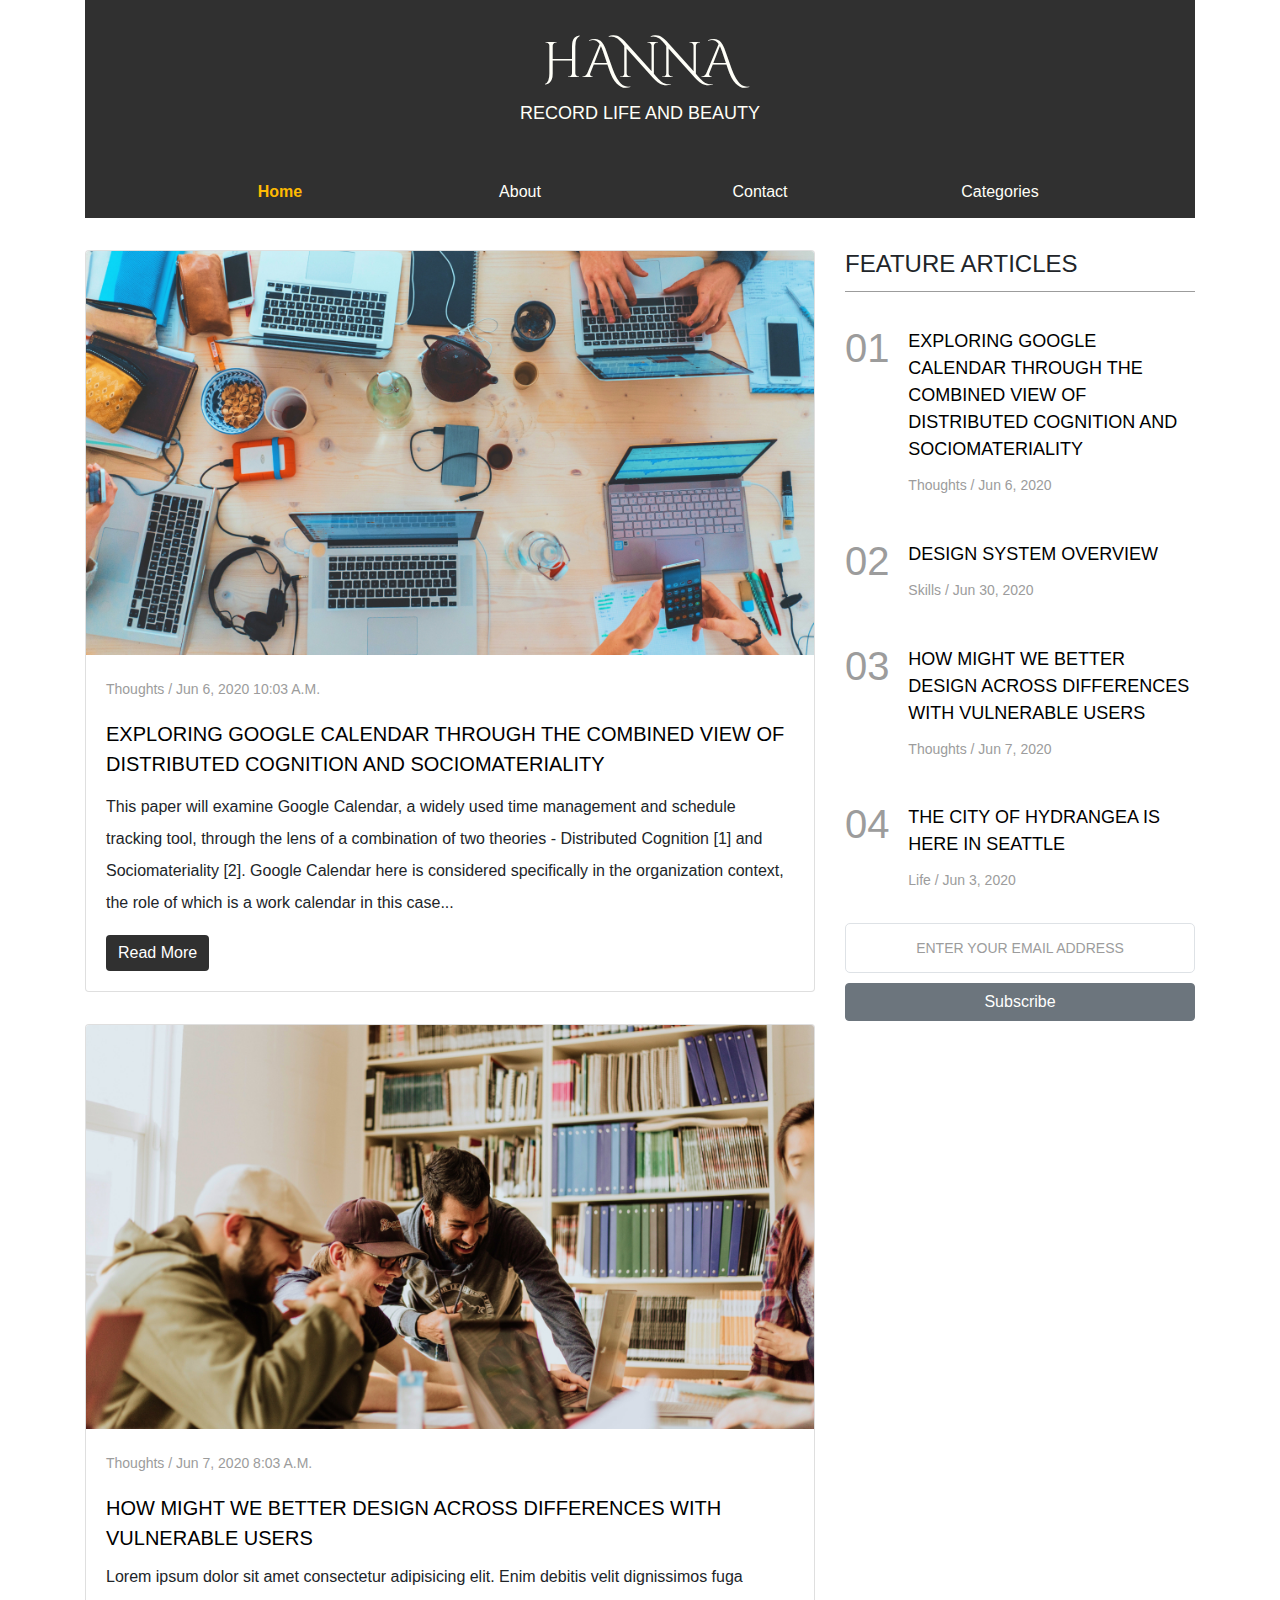
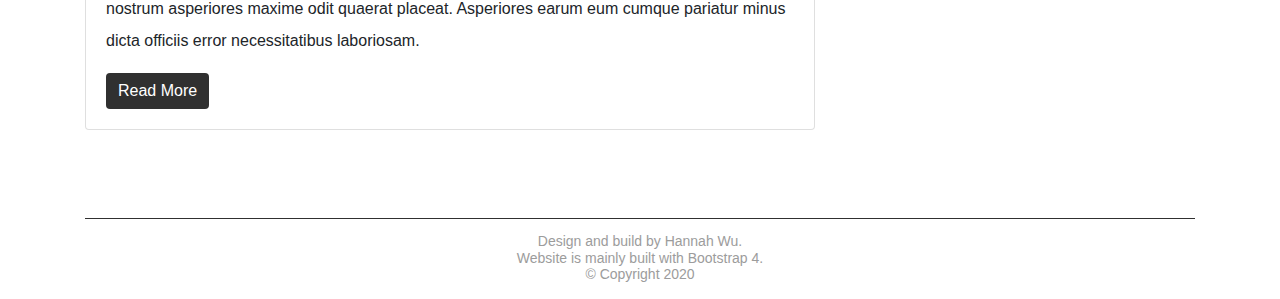
<file: index.html>
<!DOCTYPE html>
<html lang="en">


<head>
    <meta charSet="utf-8" />
    <meta name="viewport" content="width=device-width, initial-scale=1, shrink-to-fit=no" />
    <title>Home</title>
    <!-- Bootstrap CSS -->
    <link rel="stylesheet" href="https://maxcdn.bootstrapcdn.com/bootstrap/4.0.0/css/bootstrap.min.css"
        integrity="sha384-Gn5384xqQ1aoWXA+058RXPxPg6fy4IWvTNh0E263XmFcJlSAwiGgFAW/dAiS6JXm" crossorigin="anonymous">
    <!-- <Link rel="stylesheet" href="./css/style.css"> -->
    <Link rel="stylesheet" href="./styles/main.css">
    <link rel="stylesheet" href="https://use.fontawesome.com/releases/v5.13.1/css/all.css"
        integrity="sha384-xxzQGERXS00kBmZW/6qxqJPyxW3UR0BPsL4c8ILaIWXva5kFi7TxkIIaMiKtqV1Q" crossorigin="anonymous">

</head>

<body>


    <div id="home-container" class="container">

        <!-- header with website name -->
        <header class="header">
            <div>
                <h1 class="col-12">Hanna</h1>
                <h5 class="col-12">Record Life and Beauty</h5>
                <br>
            </div>

            <!-- navigation bar -->
            <nav class="nav-container" id="nav-container">
                <div class="topnav" id="myTopnav">
                    <a href="javascript:void(0);" class="icon" onclick="handleClicked()">&#9776;</a>
                    <a href="./index.html" class="nav-active">Home</a>
                    <a href="./about.html">About</a>
                    <a href="#">Contact</a>
                    <div class="dropdown">
                        <button class="dropbtn">Categories
                            <i class="fas fa-chevron-down"></i>
                        </button>
                        <div class="dropdown-content">
                            <a href="./thoughts.html">Thoughts</a>
                            <a href="#">Life</a>
                            <a href="#">Skills</a>
                        </div>
                    </div>
                </div>

            </nav>
        </header>




        <div class="row" id="main">
            <!-- blog main content -->
            <section class="col-12 col-lg-8">
                <!-- content card one -->
                <div class="card">
                        <img class="card-img-top" src="images/card-work.jpg"
                            alt="Article associated picture. Describes people working together">

                    <div class="card-body">
                        <p class="secondary-text">Thoughts / Jun 6, 2020 10:03 a.m. </p>

                        <a href="./blog-post.html">
                            <h4 class="card-title">Exploring Google Calendar Through The Combined View Of Distributed
                                Cognition And
                                Sociomateriality</h4>
                        </a>
                        <p>This paper will examine Google Calendar, a widely used time management and schedule tracking
                            tool,
                            through the lens of a combination of two theories - Distributed Cognition [1] and
                            Sociomateriality
                            [2]. Google Calendar here is considered specifically in the organization context, the role
                            of which
                            is a work calendar in this case...</p>
                        <a href="./blog-post.html" class="btn btn-primary">Read More</a>
                    </div>
                </div>

                <!-- content card two -->
                <div class="card">
                        <img class="card-img-top" src="images/card-work2.jpg"
                            alt="Article associated picture. Describes three people discussing">

                    <div class="card-body">
                        <p class="secondary-text">Thoughts / Jun 7, 2020 8:03 a.m. </p>
                        <a href="#">
                            <h4>how might we better design across differences with vulnerable users</h4>
                        </a>
                        <p> Lorem ipsum dolor sit amet consectetur adipisicing elit. Enim debitis velit dignissimos fuga
                            nostrum asperiores maxime odit quaerat placeat. Asperiores earum eum cumque pariatur minus
                            dicta officiis error necessitatibus laboriosam. </p>
                        <a href="#" class="btn btn-primary">Read More</a>
                    </div>
                </div>
            </section>

            <!-- feature articles -->
            <section class="col-12 col-lg-4">

                <div>
                    <h3>feature articles</h3>
                </div>

                <!-- feature-article one -->
                <div class="row gutter">
                    <p class="col-2 number">01</p>
                    <div class="col-10">
                        <a href="./blog-post.html">
                            <h5>Exploring Google Calendar Through The Combined View Of Distributed Cognition And
                                Sociomateriality</h5>
                        </a>
                        <p class="secondary-text">Thoughts / Jun 6, 2020</p>
                    </div>
                </div>

                <!-- feature-article two -->
                <div class="row gutter">
                    <p class="col-2 number">02</p>
                    <div class="col-10">
                        <a href="#">
                            <h5>Design System Overview</h5>
                        </a>
                        <p class="secondary-text">Skills / Jun 30, 2020</p>
                    </div>
                </div>

                <!-- feature-article three -->
                <div class="row gutter">
                    <p class="col-2 number">03</p>
                    <div class="col-10">
                        <a href="#">
                            <h5>how might we better design across differences with vulnerable users</h5>
                        </a>
                        <p class="secondary-text">Thoughts / Jun 7, 2020</p>
                    </div>
                </div>

                <!-- feature-article four -->
                <div class="row gutter">
                    <p class="col-2 number">04</p>
                    <div class="col-10">
                        <a href="#">
                            <h5>the city of hydrangea is here in seattle</h5>
                        </a>
                        <p class="secondary-text">Life / Jun 3, 2020</p>
                    </div>
                </div>

                <!-- subscribe form and button -->
                <div>

                    <form method="get" id="subscribe">
                        <input type="text" id="email" name="email" placeholder="Enter your email address"
                            class="border inputbox "><br>
                    </form>
                    <button type="submit" form="subscribe" class="btn btn-secondary"><i class="far fa-bell"></i>
                        Subscribe</button>
                </div>

                <div class="calendar-container">
                    <iframe id="calendar" class="row gutter"
                        src="https://calendar.google.com/calendar/b/2/embed?height=600&amp;wkst=1&amp;bgcolor=%23ffffff&amp;ctz=America%2FLos_Angeles&amp;src=aGFubmFod3UwNzA3QGdtYWlsLmNvbQ&amp;src=YWRkcmVzc2Jvb2sjY29udGFjdHNAZ3JvdXAudi5jYWxlbmRhci5nb29nbGUuY29t&amp;src=ZW4udXNhI2hvbGlkYXlAZ3JvdXAudi5jYWxlbmRhci5nb29nbGUuY29t&amp;color=%23039BE5&amp;color=%2333B679&amp;color=%230B8043&amp;showTitle=0&amp;showPrint=0&amp;mode=AGENDA&amp;showTabs=0"
                        style="border-width:0"></iframe>
                </div>

            </section>

            
        </div>

        <!-- footer -->
        <footer>
            <p class="col-12">Design and build by Hannah Wu. <br>
                Website is mainly built with Bootstrap 4. <br>
                &#169; Copyright 2020</p>
        </footer>

    </div>

    <!-- nav-bar js -->
    <script src="./js/nav-bar.js"></script>


    <!-- bootstrap js -->
    <script src="https://code.jquery.com/jquery-3.2.1.slim.min.js"
        integrity="sha384-KJ3o2DKtIkvYIK3UENzmM7KCkRr/rE9/Qpg6aAZGJwFDMVNA/GpGFF93hXpG5KkN"
        crossorigin="anonymous"></script>
    <script src="https://cdnjs.cloudflare.com/ajax/libs/popper.js/1.12.9/umd/popper.min.js"
        integrity="sha384-ApNbgh9B+Y1QKtv3Rn7W3mgPxhU9K/ScQsAP7hUibX39j7fakFPskvXusvfa0b4Q"
        crossorigin="anonymous"></script>
    <script src="https://maxcdn.bootstrapcdn.com/bootstrap/4.0.0/js/bootstrap.min.js"
        integrity="sha384-JZR6Spejh4U02d8jOt6vLEHfe/JQGiRRSQQxSfFWpi1MquVdAyjUar5+76PVCmYl"
        crossorigin="anonymous"></script>

</body>



</html>
</file>
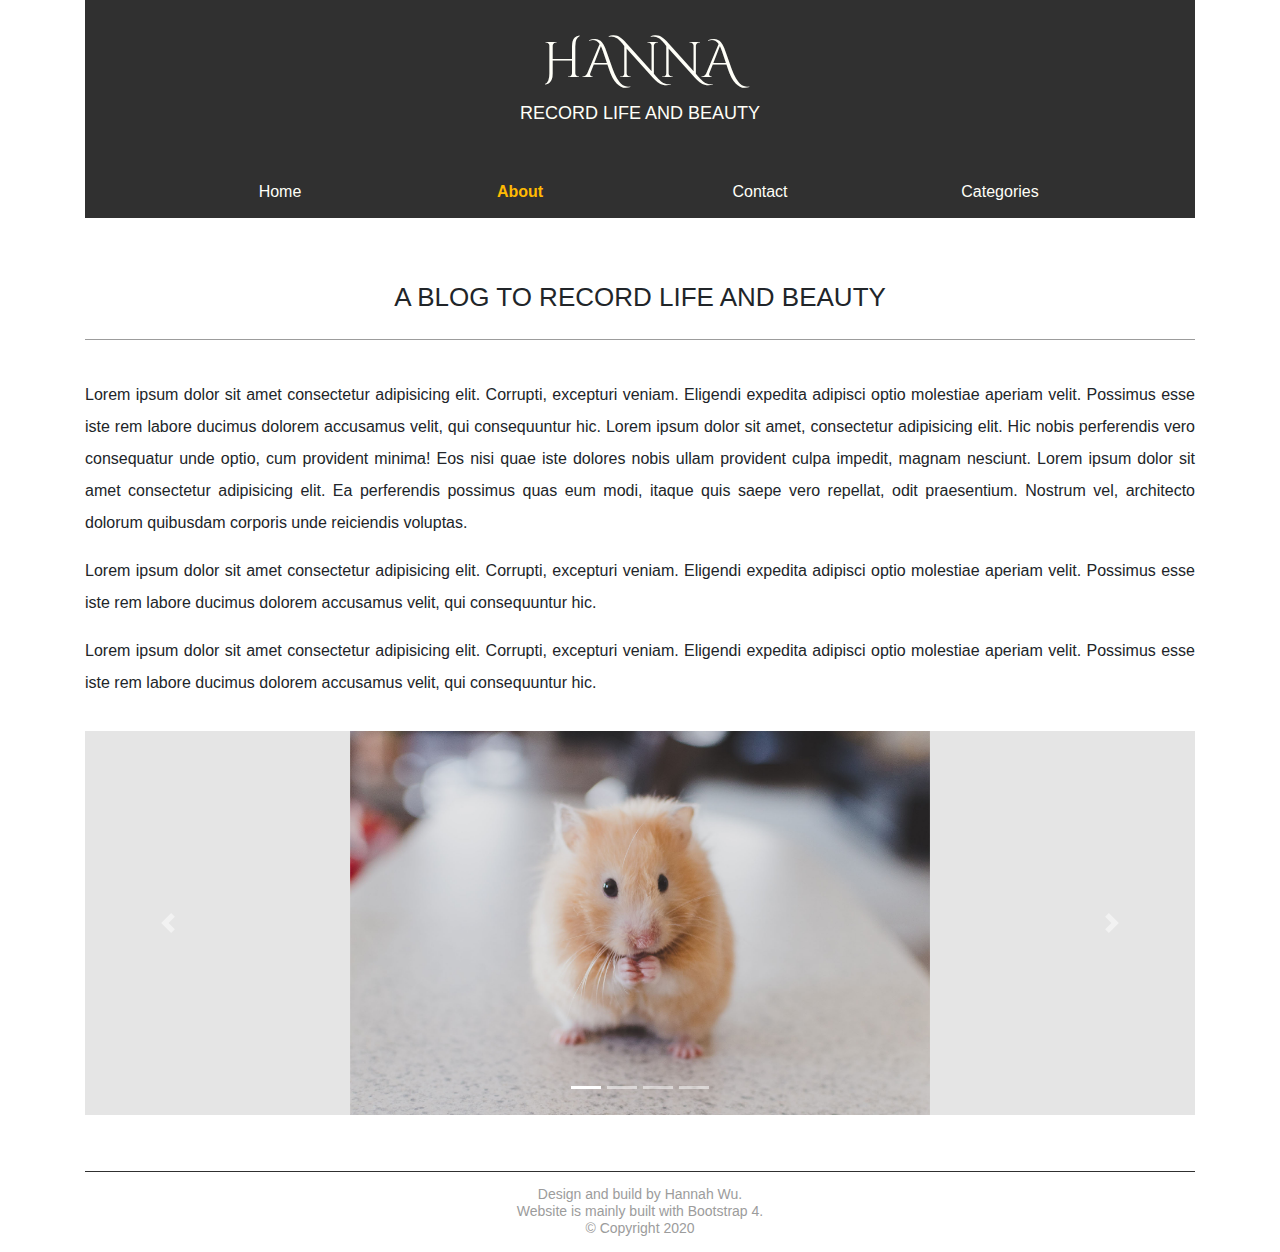
<file: about.html>
<!DOCTYPE html>
<html lang="en">

<head>
    <meta charset="UTF-8">
    <meta name="viewport" content="width=device-width, initial-scale=1.0">
    <title>Document</title>

    <!-- Bootstrap CSS -->
    <link rel="stylesheet" href="https://maxcdn.bootstrapcdn.com/bootstrap/4.0.0/css/bootstrap.min.css"
        integrity="sha384-Gn5384xqQ1aoWXA+058RXPxPg6fy4IWvTNh0E263XmFcJlSAwiGgFAW/dAiS6JXm" crossorigin="anonymous">

    <!-- font awesome -->
    <link rel="stylesheet" href="https://use.fontawesome.com/releases/v5.13.1/css/all.css"
        integrity="sha384-xxzQGERXS00kBmZW/6qxqJPyxW3UR0BPsL4c8ILaIWXva5kFi7TxkIIaMiKtqV1Q" crossorigin="anonymous">
    <Link rel="stylesheet" href="./styles/main.css">
</head>

<body>
    <div id="about-container" class="container">
        <!-- header with website name -->
        <header class="header">
            <div>
                <h1 class="col-12">Hanna</h1>
                <h5 class="col-12">Record Life and Beauty</h5>
                <br>
            </div>

            <!-- navigation bar -->
            <nav class="nav-container" id="nav-container">
                <div class="topnav" id="myTopnav">
                    <a href="javascript:void(0);" class="icon" onclick="handleClicked()">&#9776;</a>
                    <a href="./index.html">Home</a>
                    <a href="./about.html" class="nav-active">About</a>
                    <a href="#">Contact</a>
                    <div class="dropdown">
                        <button class="dropbtn">Categories
                            <i class="fas fa-chevron-down"></i>
                        </button>
                        <div class="dropdown-content">
                            <a href="./thoughts.html">Thoughts</a>
                            <a href="#">Life</a>
                            <a href="#">Skills</a>
                        </div>
                    </div>
                </div>

            </nav>
        </header>


        <section id="main-about">

            <!-- blog introduction -->

            <div id="intro-container" class="intro-container">
                <h2 class="text-center">A Blog to Record Life and Beauty</h2>
                <p class="text-justify">Lorem ipsum dolor sit amet consectetur adipisicing elit. Corrupti, excepturi
                    veniam. Eligendi expedita adipisci optio molestiae aperiam velit. Possimus esse iste rem labore
                    ducimus dolorem accusamus velit, qui consequuntur hic. Lorem ipsum dolor sit amet, consectetur
                    adipisicing elit. Hic nobis perferendis vero consequatur unde optio, cum provident minima! Eos nisi
                    quae iste dolores nobis ullam provident culpa impedit, magnam nesciunt. Lorem ipsum dolor sit amet
                    consectetur adipisicing elit. Ea perferendis possimus quas eum modi, itaque quis saepe vero
                    repellat, odit praesentium. Nostrum vel, architecto dolorum quibusdam corporis unde reiciendis
                    voluptas.</p>
                <p class="text-justify">Lorem ipsum dolor sit amet consectetur adipisicing elit. Corrupti, excepturi
                    veniam. Eligendi expedita adipisci optio molestiae aperiam velit. Possimus esse iste rem labore
                    ducimus dolorem accusamus velit, qui consequuntur hic.</p>
                <p class="text-justify">Lorem ipsum dolor sit amet consectetur adipisicing elit. Corrupti, excepturi
                    veniam. Eligendi expedita adipisci optio molestiae aperiam velit. Possimus esse iste rem labore
                    ducimus dolorem accusamus velit, qui consequuntur hic.</p>
            </div>

            <!-- carousel  -->
            <div id="carousel" class="carousel slide" data-ride="carousel" data-interval="false">
                <ol class="carousel-indicators">
                    <li data-target="#carousel" data-slide-to="0" class="active"></li>
                    <li data-target="#carousel" data-slide-to="1"></li>
                    <li data-target="#carousel" data-slide-to="2"></li>
                    <li data-target="#carousel" data-slide-to="3"></li>
                </ol>
                <div class="carousel-inner img-max-height">
                    <div class="carousel-item active img-max-height">
                        <img class="d-block img-max-height" src="./images/pet_1.jpg" alt="First slide">
                    </div>
                    <div class="carousel-item img-max-height">
                        <img class="d-block img-max-height" src="./images/pet_2.jpg" alt="Second slide">
                    </div>
                    <div class="carousel-item img-max-height">
                        <img class="d-block img-max-height" src="./images/pet_3.jpg" alt="Third slide">
                    </div>
                    <div class="carousel-item img-max-height">
                        <img class="d-block img-max-height" src="./images/pet_4.jpg" alt="Fourth slide">
                    </div>
                </div>
                <a class="carousel-control-prev" href="#carousel" role="button" data-slide="prev">
                    <span class="carousel-control-prev-icon" aria-hidden="true"></span>
                    <span class="sr-only">Previous</span>
                </a>
                <a class="carousel-control-next" href="#carousel" role="button" data-slide="next">
                    <span class="carousel-control-next-icon" aria-hidden="true"></span>
                    <span class="sr-only">Next</span>
                </a>
            </div>



        </section>

        <!-- footer -->
        <footer>
            <p class="col-12">Design and build by Hannah Wu. <br>
                Website is mainly built with Bootstrap 4. <br>
                &#169; Copyright 2020</p>
        </footer>

    </div>


    <!-- nav-bar js -->
    <script src="./js/nav-bar.js"></script>

    <!-- bootstrap js -->
    <script src="https://code.jquery.com/jquery-3.2.1.slim.min.js"
        integrity="sha384-KJ3o2DKtIkvYIK3UENzmM7KCkRr/rE9/Qpg6aAZGJwFDMVNA/GpGFF93hXpG5KkN"
        crossorigin="anonymous"></script>
    <script src="https://cdnjs.cloudflare.com/ajax/libs/popper.js/1.12.9/umd/popper.min.js"
        integrity="sha384-ApNbgh9B+Y1QKtv3Rn7W3mgPxhU9K/ScQsAP7hUibX39j7fakFPskvXusvfa0b4Q"
        crossorigin="anonymous"></script>
    <script src="https://maxcdn.bootstrapcdn.com/bootstrap/4.0.0/js/bootstrap.min.js"
        integrity="sha384-JZR6Spejh4U02d8jOt6vLEHfe/JQGiRRSQQxSfFWpi1MquVdAyjUar5+76PVCmYl"
        crossorigin="anonymous"></script>

</body>

</html>
</file>
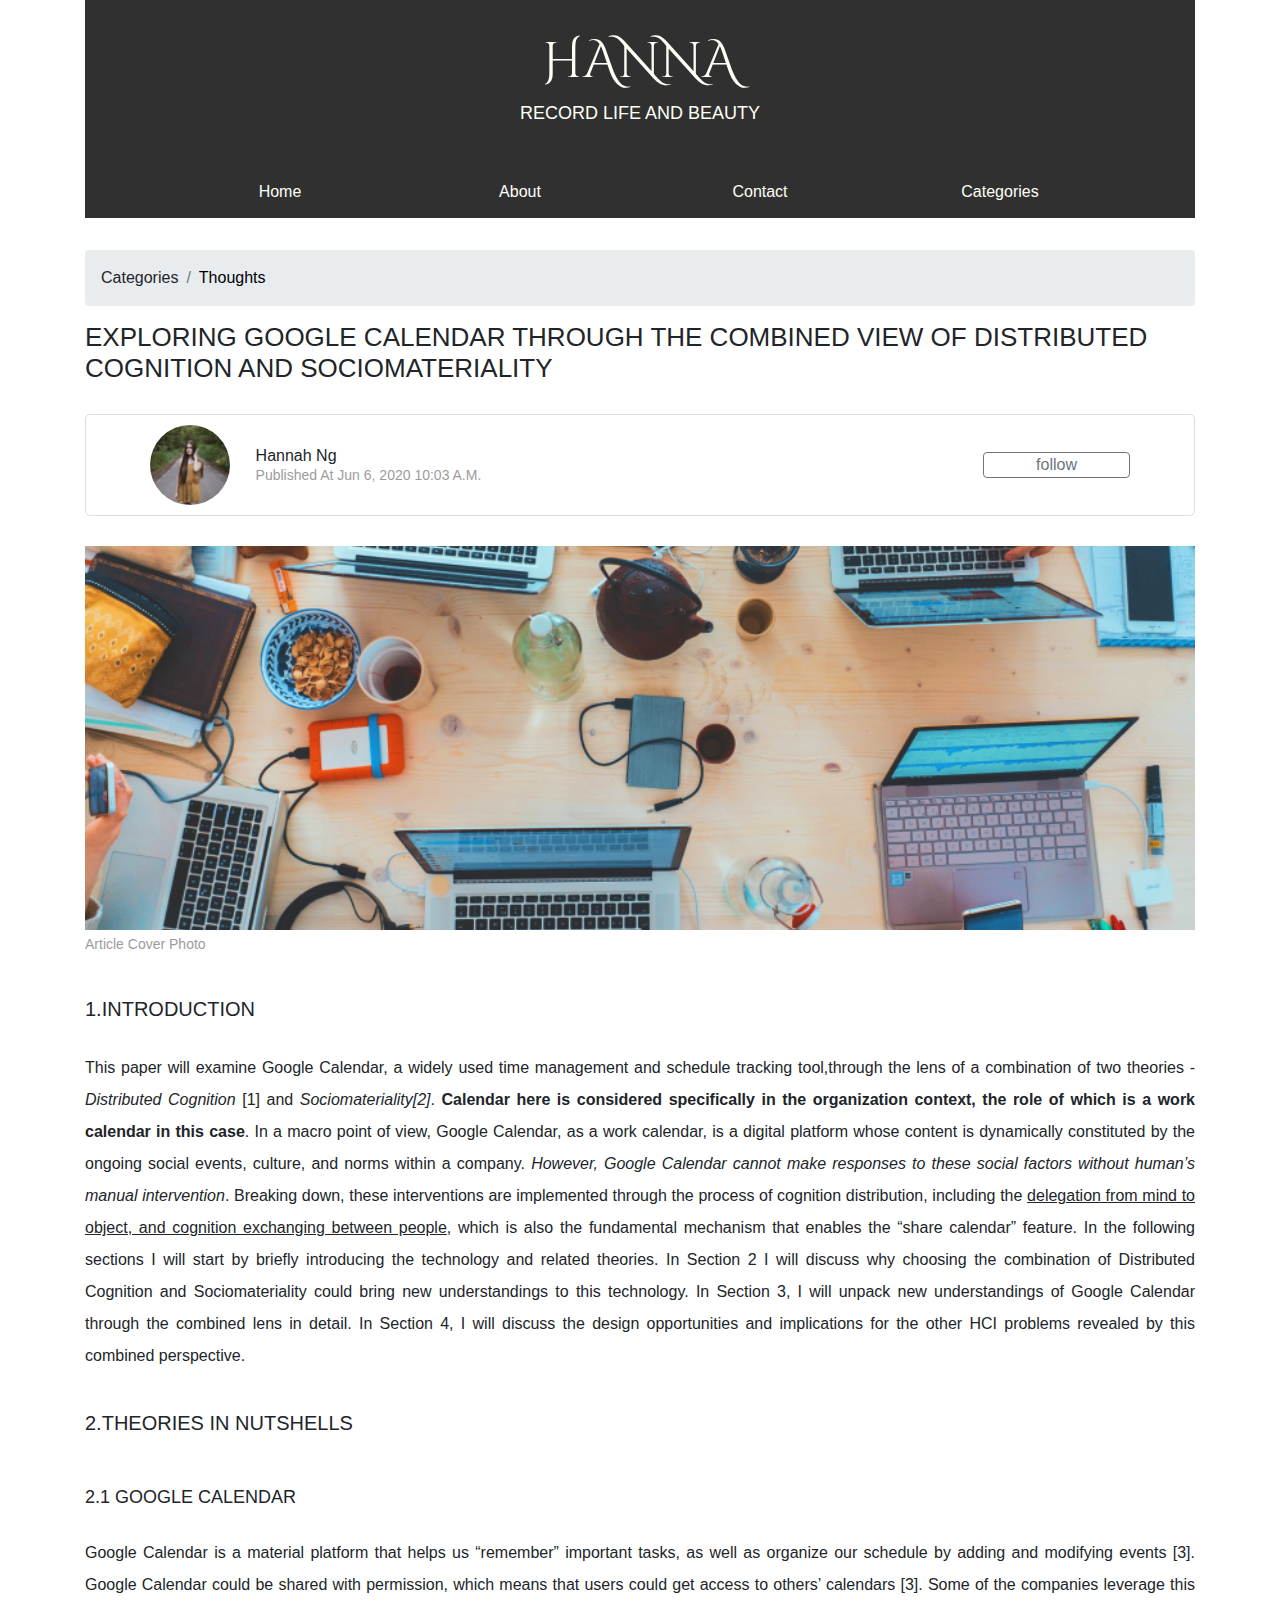
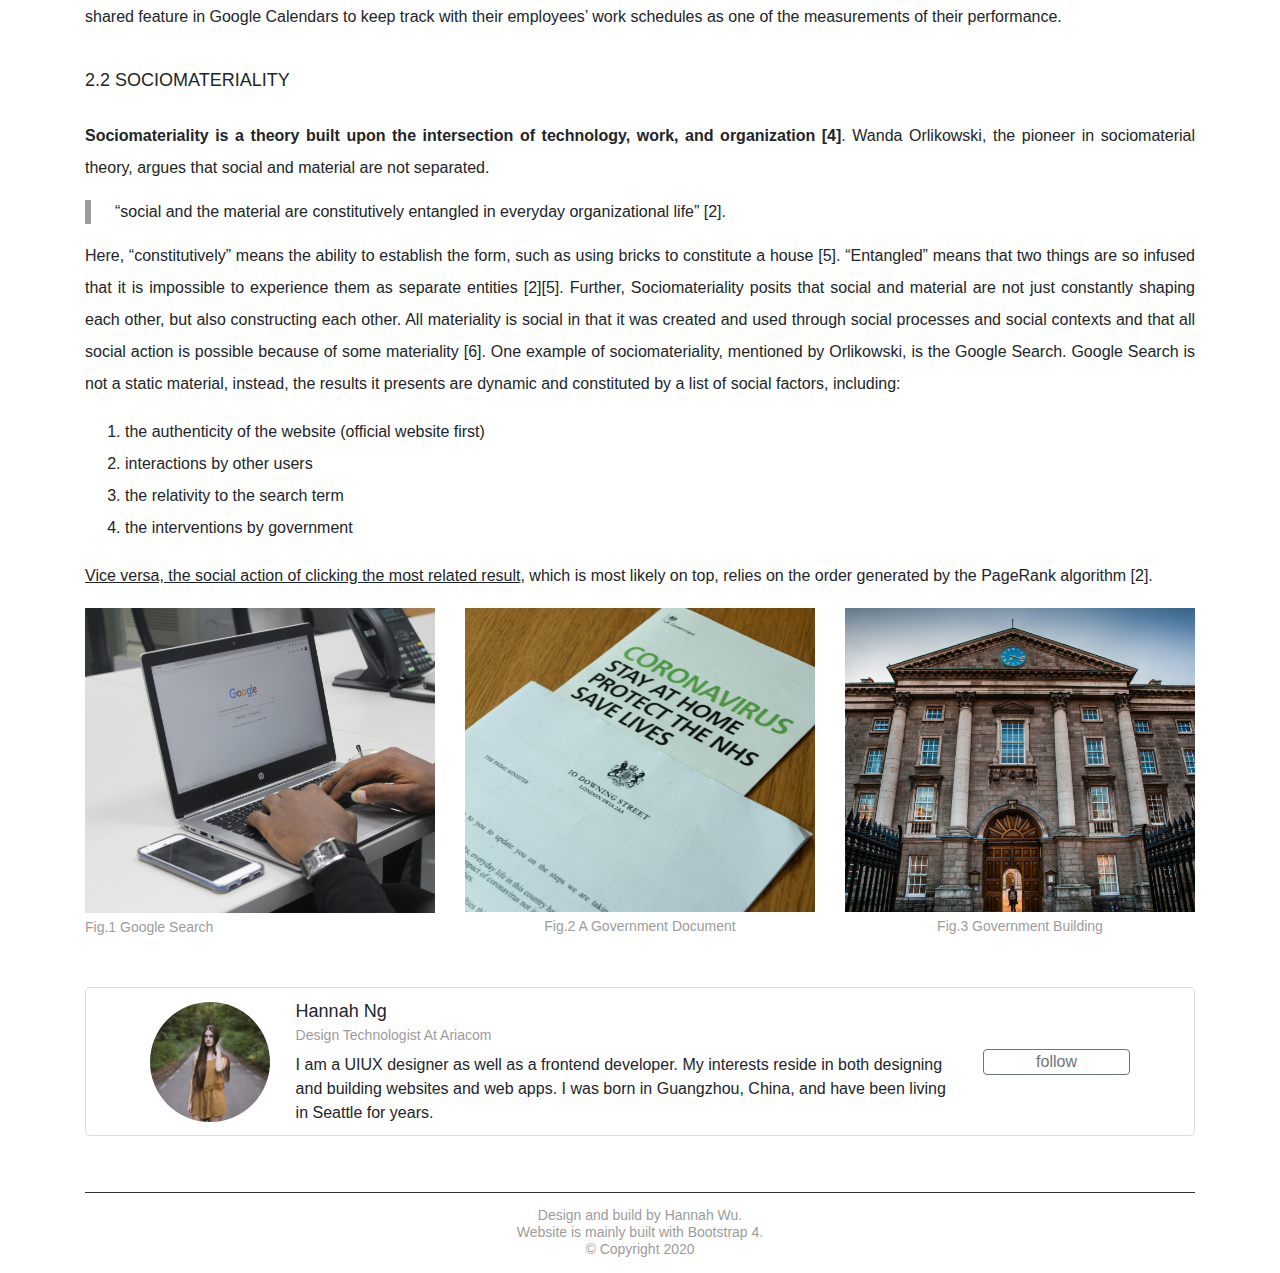
<file: blog-post.html>
<!DOCTYPE html>
<html lang="en">

<head>
    <meta charSet="utf-8" />
    <meta name="viewport" content="width=device-width, initial-scale=1, shrink-to-fit=no" />
    <title>Sample Blog Post</title>

    <!-- Bootstrap CSS -->
    <link rel="stylesheet" href="https://maxcdn.bootstrapcdn.com/bootstrap/4.0.0/css/bootstrap.min.css"
        integrity="sha384-Gn5384xqQ1aoWXA+058RXPxPg6fy4IWvTNh0E263XmFcJlSAwiGgFAW/dAiS6JXm" crossorigin="anonymous">

    <!-- <Link rel="stylesheet" href="./css/style.css"> -->
    <link rel="stylesheet" href="https://use.fontawesome.com/releases/v5.13.1/css/all.css"
        integrity="sha384-xxzQGERXS00kBmZW/6qxqJPyxW3UR0BPsL4c8ILaIWXva5kFi7TxkIIaMiKtqV1Q" crossorigin="anonymous">
    <Link rel="stylesheet" href="./styles/main.css">



</head>

<body>

    <div id="post-container" class="container">

        <!-- header with website name -->
        <header class="header">
            <div>
                <h1 class="col-12">Hanna</h1>
                <h5 class="col-12">Record Life and Beauty</h5>
                <br>
            </div>

            <!-- navigation bar -->
            <nav class="nav-container" id="nav-container">
                <div class="topnav" id="myTopnav">
                    <a href="javascript:void(0);" class="icon" onclick="handleClicked()">&#9776;</a>
                    <a href="./index.html">Home</a>
                    <a href="./about.html">About</a>
                    <a href="#">Contact</a>
                    <div class="dropdown">
                        <button class="dropbtn">Categories
                            <i class="fas fa-chevron-down"></i>
                        </button>
                        <div class="dropdown-content">
                            <a href="./thoughts.html">Thoughts</a>
                            <a href="#">Life</a>
                            <a href="#">Skills</a>
                        </div>
                    </div>
                </div>

            </nav>
        </header>


        <!-- main post session -->
        <article>
            <!-- article title, author info, cover image -->
            <div>
                <!-- breadcrumb-->
                <nav aria-label="breadcrumb">
                    <ol class="breadcrumb">
                      <li class="breadcrumb-item">Categories</li>
                      <li class="breadcrumb-item active" aria-current="page"><a href="thoughts.html">Thoughts</a></li>
                    </ol>
                </nav>
                <h2>Exploring Google Calendar Through The Combined View Of Distributed Cognition And Sociomateriality
                </h2>

               <!-- author brief card -->
            <div class="author-brief">
                <img src="./images/avatar.jpg" alt="Avatar small">
                <div class="card-text">
                    <p>Hannah Ng</p>
                    <p class="secondary-text">published at Jun 6, 2020 10:03 a.m.</p>
                </div>
                <div class="follow-group">
                    <div class="social">
                        <a href="https://www.linkedin.com/">
                            <i class="fab fa-linkedin"></i>
                        </a>
                        <a href="https://twitter.com/">
                            <i class="fab fa-twitter-square"></i>
                        </a>
                        <a href="https://www.facebook.com/">
                            <i class="fab fa-facebook-square"></i>
                        </a>
                    </div>
                    <button class="btn btn-outline-secondary">follow</button>
                </div>
            </div>

                <figure class="cover">
                    <img src="images/card-work.jpg" alt="Article associated picture. Describes people working together">
                    <figcaption class="secondary-text">Article Cover Photo</figcaption>
                </figure>
            </div>

            <!-- post content -->
            <section class="post-content">
                <h4>1.Introduction</h4>
                <p class="text-justify">This paper will examine Google Calendar, a widely used time management and schedule tracking
                    tool,through the lens of a combination of two theories - <i>Distributed Cognition</i> [1] and
                    <i>Sociomateriality[2]</i>. <strong> Calendar here is considered specifically in the organization
                        context, the role of which is a work calendar in this case</strong>. In a macro point of view,
                    Google Calendar, as a work calendar, is a digital platform whose content is dynamically constituted
                    by the ongoing social events, culture, and norms within a company. <em>However, Google Calendar
                        cannot make responses to these social factors without human’s manual intervention</em>. Breaking
                    down, these interventions are implemented through the process of cognition distribution, including
                    the <u>delegation from mind to object, and cognition exchanging between people</u>, which is also
                    the fundamental mechanism that enables the “share calendar” feature. In the following sections I
                    will start by briefly introducing the technology and related theories. In Section 2 I will discuss
                    why choosing the combination of Distributed Cognition and Sociomateriality could bring new
                    understandings to this technology. In Section 3, I will unpack new understandings of Google Calendar
                    through the combined lens in detail. In Section 4, I will discuss the design opportunities and
                    implications for the other HCI problems revealed by this combined perspective.
                </p>
            </section>

            <section class="post-content">
                <h4>2.Theories in nutshells</h4>
                <h5>2.1 Google calendar</h5>
                <p class="text-justify">Google Calendar is a material platform that helps us “remember” important tasks, as well as organize
                    our schedule
                    by adding and modifying events [3]. Google Calendar could be shared with permission, which means
                    that users
                    could get access to others’ calendars [3]. Some of the companies leverage this shared feature in
                    Google
                    Calendars to keep track with their employees’ work schedules as one of the measurements of their
                    performance.
                </p>
                <h5>2.2 Sociomateriality </h5>
                <p class="text-justify"><b>Sociomateriality is a theory built upon the intersection of technology, work, and organization
                        [4]</b>. Wanda
                    Orlikowski, the pioneer in sociomaterial theory, argues that social and material are not separated.
                </p>
                <blockquote cite="https://en.wikipedia.org/wiki/Sociomateriality">
                    <p>“social and the material are constitutively entangled in everyday organizational life” [2].</p>
                </blockquote>
                <p class="text-justify"> Here, “constitutively” means the ability to establish the form, such as using bricks to constitute a
                    house [5].
                    “Entangled” means that two things are so infused that it is impossible to experience them as
                    separate entities
                    [2][5]. Further, Sociomateriality posits that social and material are not just constantly shaping
                    each other,
                    but also constructing each other. All materiality is social in that it was created and used through
                    social
                    processes and social contexts and that all social action is possible because of some materiality
                    [6]. One
                    example of sociomateriality, mentioned by Orlikowski, is the Google Search. Google Search is not a
                    static
                    material, instead, the results it presents are dynamic and constituted by a list of social factors,
                    including:
                </p>
                <ol>
                    <li>the authenticity of the website (official website first)</li>
                    <li>interactions by other users</li>
                    <li>the relativity to the search term</li>
                    <li>the interventions by government</li>
                </ol>
                <p class="text-justify"><u>Vice versa, the social action of clicking the most related result</u>, which is most likely on
                    top, relies on
                    the order generated by the PageRank algorithm [2].</p>
                <div class="row">
                    <figure class="col-md-6 col-lg-4">
                        <img class="img-fluid text-center" src="./images/sample-img1.jpg" alt="sample image one">
                        <figcaption class="secondary-text">Fig.1 Google Search</figcaption>
                    </figure>
                    <figure class="col-md-6 col-lg-4">
                        <img class="img-fluid" src="./images/sample-img2.jpg" alt="sample image two">
                        <figcaption class="secondary-text text-center">Fig.2 A Government Document</figcaption>
                    </figure>
                    <figure class="col-md-6 col-lg-4">
                        <img class="img-fluid" src="./images/sample-img3.jpg" alt="sample image three">
                        <figcaption class="secondary-text text-center">Fig.3 Government Building</figcaption>
                    </figure>
                </div>

            </section>

            <!-- author detailed card-->
            <div class="author-brief author-detailed">
                <img src="./images/avatar.jpg" alt="Avatar small" width="120" height="120">
                <div class="card-text detail-text">
                    <p>Hannah Ng</p>
                    <p class="secondary-text">Design Technologist at Ariacom</p>
                    <p>I am a UIUX designer as well as a frontend developer. My interests reside in both
                        designing and building websites and web apps. I was born in Guangzhou, China, and have
                        been living in Seattle for years. </p>
                </div>
                <div class="follow-group">
                <div class="social">
                    <a href="https://www.linkedin.com/">
                        <i class="fab fa-linkedin"></i>
                    </a>
                    <a href="https://twitter.com/">
                        <i class="fab fa-twitter-square"></i>
                    </a>
                    <a href="https://www.facebook.com/">
                        <i class="fab fa-facebook-square"></i>
                    </a>
                </div>
                <button class="btn btn-outline-secondary">follow</button>
            </div>
        </div>

        </article>

        <!-- footer -->
        <footer>
            <p class="col-12">Design and build by Hannah Wu. <br>
                Website is mainly built with Bootstrap 4. <br>
                &#169; Copyright 2020</p>
        </footer>

    </div>

    <!-- nav-bar js -->
    <script src="./js/nav-bar.js"></script>

    <!-- bootstrap js -->
    <script src="https://code.jquery.com/jquery-3.2.1.slim.min.js"
        integrity="sha384-KJ3o2DKtIkvYIK3UENzmM7KCkRr/rE9/Qpg6aAZGJwFDMVNA/GpGFF93hXpG5KkN"
        crossorigin="anonymous"></script>
    <script src="https://cdnjs.cloudflare.com/ajax/libs/popper.js/1.12.9/umd/popper.min.js"
        integrity="sha384-ApNbgh9B+Y1QKtv3Rn7W3mgPxhU9K/ScQsAP7hUibX39j7fakFPskvXusvfa0b4Q"
        crossorigin="anonymous"></script>
    <script src="https://maxcdn.bootstrapcdn.com/bootstrap/4.0.0/js/bootstrap.min.js"
        integrity="sha384-JZR6Spejh4U02d8jOt6vLEHfe/JQGiRRSQQxSfFWpi1MquVdAyjUar5+76PVCmYl"
        crossorigin="anonymous"></script>


</body>

</html>
</file>
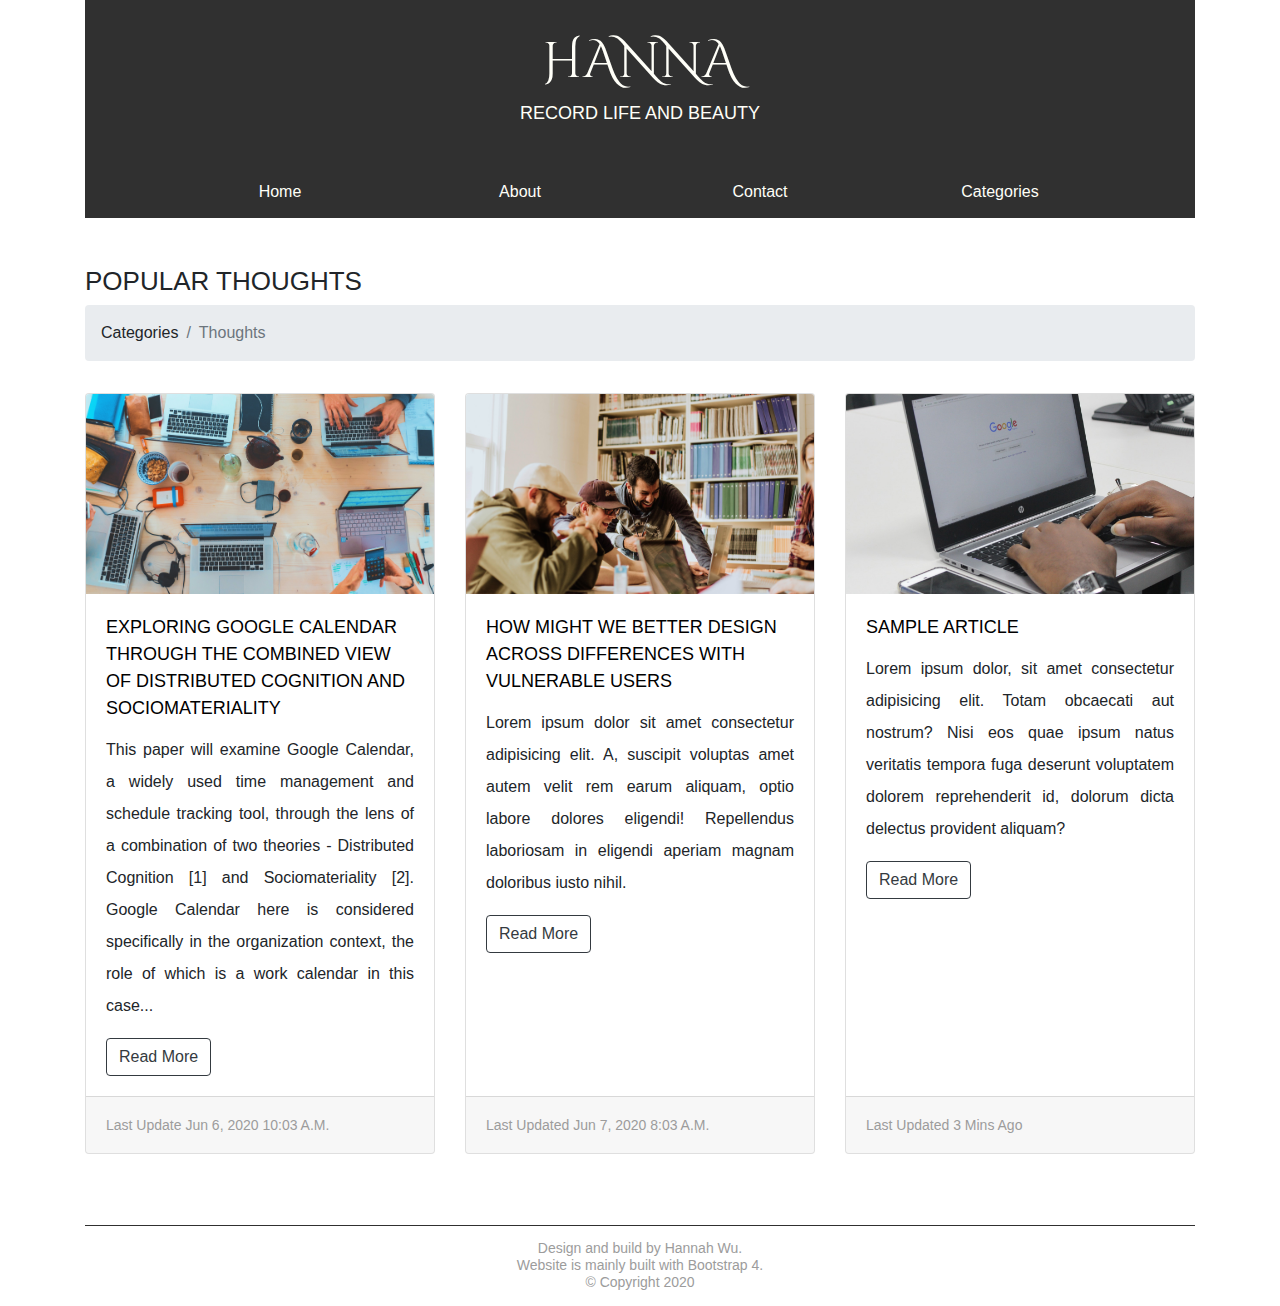
<file: thoughts.html>
<!DOCTYPE html>
<html lang="en">

<head>
    <meta charset="UTF-8">
    <meta name="viewport" content="width=device-width, initial-scale=1.0">
    <title>Document</title>

    <!-- Bootstrap CSS -->
    <link rel="stylesheet" href="https://maxcdn.bootstrapcdn.com/bootstrap/4.0.0/css/bootstrap.min.css"
        integrity="sha384-Gn5384xqQ1aoWXA+058RXPxPg6fy4IWvTNh0E263XmFcJlSAwiGgFAW/dAiS6JXm" crossorigin="anonymous">

    <!-- font awesome -->
    <link rel="stylesheet" href="https://use.fontawesome.com/releases/v5.13.1/css/all.css"
        integrity="sha384-xxzQGERXS00kBmZW/6qxqJPyxW3UR0BPsL4c8ILaIWXva5kFi7TxkIIaMiKtqV1Q" crossorigin="anonymous">
    <Link rel="stylesheet" href="./styles/main.css">
</head>

<body>
    <div id="about-container" class="container">
        <!-- header with website name -->
        <header class="header">
            <div>
                <h1 class="col-12">Hanna</h1>
                <h5 class="col-12">Record Life and Beauty</h5>
                <br>
            </div>

            <!-- navigation bar -->
            <nav class="nav-container" id="nav-container">
                <div class="topnav" id="myTopnav">
                    <a href="javascript:void(0);" class="icon" onclick="handleClicked()">&#9776;</a>
                    <a href="./index.html">Home</a>
                    <a href="./about.html">About</a>
                    <a href="#">Contact</a>
                    <div class="dropdown">
                        <button class="dropbtn">Categories
                            <i class="fas fa-chevron-down"></i>
                        </button>
                        <div class="dropdown-content">
                            <a href="./thoughts.html">Thoughts</a>
                            <a href="#">Life</a>
                            <a href="#">Skills</a>
                        </div>
                    </div>
                </div>

            </nav>
        </header>


        <section id="main-about">

            <!-- blog introduction -->

            <div id="thoughts-container" class="thoughts-container">
                <h2>Popular Thoughts</h2>
                <!-- breadcrumb-->
                <nav aria-label="breadcrumb">
                    <ol class="breadcrumb">
                      <li class="breadcrumb-item">Categories</li>
                      <li class="breadcrumb-item active" aria-current="page">Thoughts</li>
                    </ol>
                </nav>

                <!-- card deck -->
                <div class="card-deck" id="thoughts">
                    <div class="card">
                      <img class="card-img-top" src="./images/card-work.jpg" alt="Card image cap">
                      <div class="card-body">
                        <a href="/blog-post.html"><h5 class="card-title">Exploring Google Calendar Through The Combined View Of Distributed
                            Cognition And Sociomateriality</h5></a>
                        <p class="text-justify">This paper will examine Google Calendar, a widely used time management and schedule tracking
                            tool, through the lens of a combination of two theories - Distributed Cognition [1] and
                            Sociomateriality [2]. Google Calendar here is considered specifically in the organization context, the role
                            of which is a work calendar in this case...</p>
                        <a href="./blog-post.html" class="btn btn-outline-dark">Read More</a>
                      </div>
                      <div class="card-footer">
                        <small class="secondary-text">Last update Jun 6, 2020 10:03 a.m.</small>
                      </div>
                    </div>
                    <div class="card">
                      <img class="card-img-top" src="./images/card-work2.jpg" alt="Card image cap">
                      <div class="card-body">
                        <a href="#"><h5 class="card-title">how might we better design across differences with vulnerable users</h5></a>
                        <p class="text-justify">Lorem ipsum dolor sit amet consectetur adipisicing elit. A, suscipit voluptas amet autem velit rem earum aliquam, optio labore dolores eligendi! Repellendus laboriosam in eligendi aperiam magnam doloribus iusto nihil.</p>
                        <a href="#" class="btn btn-outline-dark">Read More</a>
                    </div>
                      <div class="card-footer">
                        <small class="secondary-text">Last updated Jun 7, 2020 8:03 a.m. </small>
                      </div>
                    </div>
                    <div class="card">
                      <img class="card-img-top" src="./images/sample-img1.jpg" alt="Card image cap">
                      <div class="card-body">
                        <a href="#"><h5 class="card-title">sample article</h5></a>
                        <p class="text-justify">Lorem ipsum dolor, sit amet consectetur adipisicing elit. Totam obcaecati aut nostrum? Nisi eos quae ipsum natus veritatis tempora fuga deserunt voluptatem dolorem reprehenderit id, dolorum dicta delectus provident aliquam?</p>
                        <a href="./blog-post.html" class="btn btn-outline-dark">Read More</a>
                    </div>
                      <div class="card-footer">
                        <small class="secondary-text">Last updated 3 mins ago</small>
                      </div>
                    </div>
                  </div>
            
            </div>


        </section>

        <!-- footer -->
        <footer>
            <p class="col-12">Design and build by Hannah Wu. <br>
                Website is mainly built with Bootstrap 4. <br>
                &#169; Copyright 2020</p>
        </footer>

    </div>


    <!-- nav-bar js -->
    <script src="./js/nav-bar.js"></script>

    <!-- bootstrap js -->
    <script src="https://code.jquery.com/jquery-3.2.1.slim.min.js"
        integrity="sha384-KJ3o2DKtIkvYIK3UENzmM7KCkRr/rE9/Qpg6aAZGJwFDMVNA/GpGFF93hXpG5KkN"
        crossorigin="anonymous"></script>
    <script src="https://cdnjs.cloudflare.com/ajax/libs/popper.js/1.12.9/umd/popper.min.js"
        integrity="sha384-ApNbgh9B+Y1QKtv3Rn7W3mgPxhU9K/ScQsAP7hUibX39j7fakFPskvXusvfa0b4Q"
        crossorigin="anonymous"></script>
    <script src="https://maxcdn.bootstrapcdn.com/bootstrap/4.0.0/js/bootstrap.min.js"
        integrity="sha384-JZR6Spejh4U02d8jOt6vLEHfe/JQGiRRSQQxSfFWpi1MquVdAyjUar5+76PVCmYl"
        crossorigin="anonymous"></script>

</body>

</html>
</file>
<file: styles/main.css>
@import url('https://fonts.googleapis.com/css2?family=Cinzel+Decorative:wght@400&display=swap');
@import url(./nav-bar.css);
@import url(./author-card.css);

/* ---------- typography style ---------- */
body {
    font: normal 16px/2 "Open Sans", "Helvetica", "Arial";
}

a {
    text-decoration: none;
    color          : #000;
}

a:hover{
    color:#ffba02;
    text-decoration: none;
}


h2 {
    text-transform: uppercase;
    font-size: 26px;
}

h3 {
    text-transform: uppercase;
    font-size: 24px;
    padding-bottom:0.5em;
    border-bottom: 1px solid #9c9c9c;
    margin-bottom: 1em;
}

h4 {
    text-transform: uppercase;
    font-size: 20px;
    line-height: 1.5;
}

h5 {
    font-size: 18px;
    text-transform: uppercase;
    line-height: 1.5;
}
.secondary-text {
    font-size:14px;
    color:#9c9c9c;
    text-transform: capitalize;
}

.number {
    font-weight: 300;
    font-size  : 2.5em;
    color      : #9c9c9c;
    line-height: 1em;

}

/* ---------- global setting ---------- */

blockquote {
    line-height : 1.5;
    border-left : 6px solid #9c9c9c;
    padding-left: 1.5em;
    margin      : 1em 0;
}

.gutter {
    padding:0.8em 0;
}
.header{
    padding-top:2em;
    background-color   : #303030;
    color              : #fffff8;
    margin-bottom: 2em;
    text-align: center;
}


.header h1 {
text-transform: uppercase;
   font-size: 50px;
   font-family: 'Cinzel Decorative', cursive;
}

footer {
    text-align: center;
    line-height: 1.2;
    font-size: 14px;
    border-top: 1px solid #303030;
    padding-top: 1em;
    color:#9c9c9c;
    margin-top: 4em;
}

/* ---------- component style ---------- */
/* home page */

.card {
    margin-bottom: 2em;
}

.card-title {
    line-height: 1.5;
}

.btn-primary {
    /* color                : #ffba02; */
    border               : none;
    background           : #303030;
}

.btn-primary:hover {
    color           : #fffff8;
    background-color: #4d4d4d;
    border:none;
}


.btn-secondary {
    width:100%
}

/* form style */
.inputbox {
    font-size: 0.875em;
    text-transform: uppercase;
    background-color: None;
    width: 100%;
    margin: 0;
    box-sizing: border-box;
    padding: 0.8vw 2vw;
    margin-bottom: 10px;
    border: 1px solid #303030;
    text-align: center;
    border-radius: 5px;
    -webkit-border-radius: 5px;
    -moz-border-radius: 5px;
    -ms-border-radius: 5px;
    -o-border-radius: 5px;
}

.inputbox::placeholder {
    color: #9c9c9c;
}

.inputbox::-moz-placeholder {
    color: #9c9c9c;
}

.inputbox::-webkit-input-placeholder {
    color: #9c9c9c;
}

.inputbox::-ms-input-placeholder {
    color: #9c9c9c;
}



.calendar-container {
    height:1fr;
}

#calendar {
    overflow: hidden;
    border: none;
    width:100%;
    height:100%;
    margin:1em 0 0 0;
}


/* blog post page */

.cover {

    width:100%;

}

.cover img {
    width:100%;
   object-fit: cover;
    max-height: 30vw;
}

.post-content h4{
    padding: 1em 0;

}

.post-content h5 {
    padding:1em 0;
}

/* about page */

/* carousel setting*/

#carousel {
    max-height: 30vw;
    background-color: rgba(0,0,0,0.1);
}


.img-max-height {
    max-height: 30vw;
    margin:0 auto;
}

.intro-container {
    margin:4em 0 2em 0;
}

.intro-container h2 {
    padding-bottom: 1em;
    border-bottom: 1px solid #9c9c9c;
    margin-bottom: 1.5em;
}

#thoughts img {
    height:200px;
    object-fit: cover;
}

#thoughts {
    margin-top: 2em;
}


.thoughts-container {
    margin-top: 3em;
}


#thoughts .card{
    min-width: 300px;
    margin-bottom: 15px;
}


@media only screen and (max-width:760px) {

    #carousel {
        max-height: 50vw;
    }
    
    
    .img-max-height {
        max-height: 50vw;
    }


}
</file>
